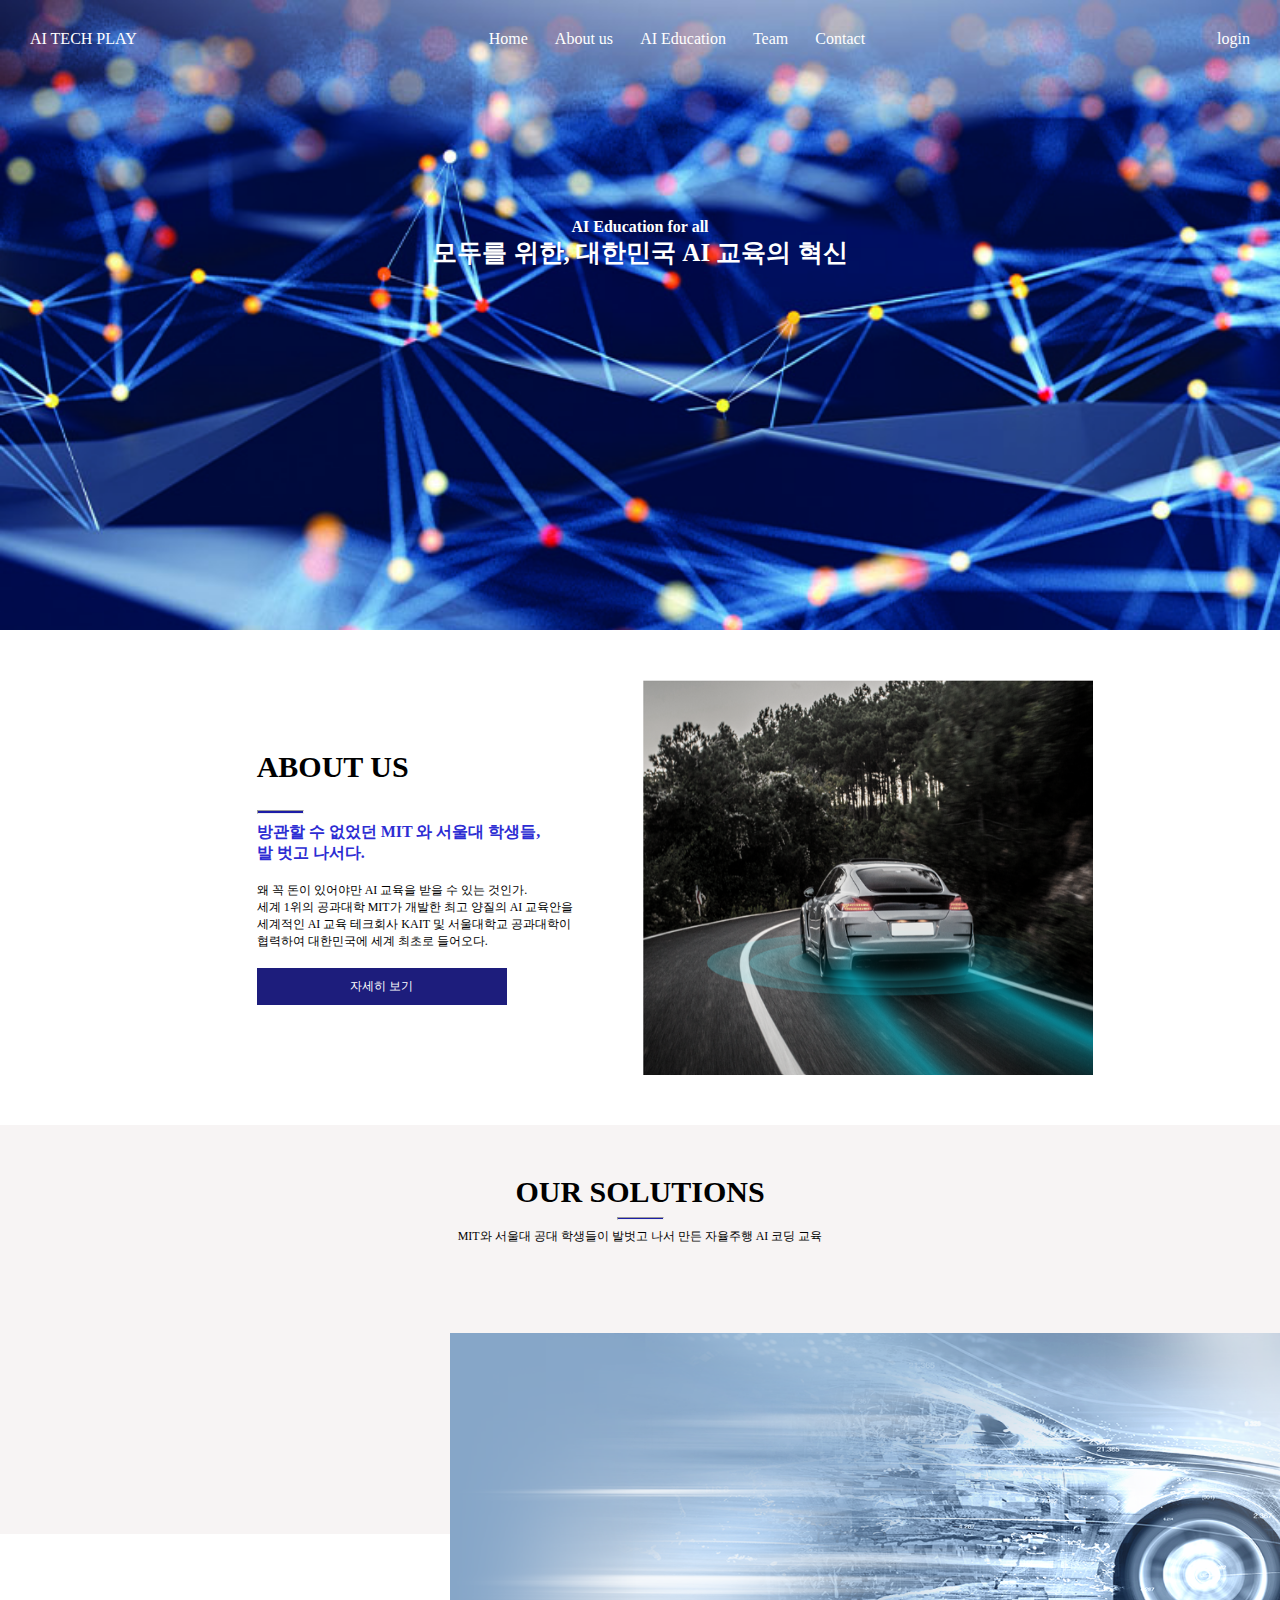
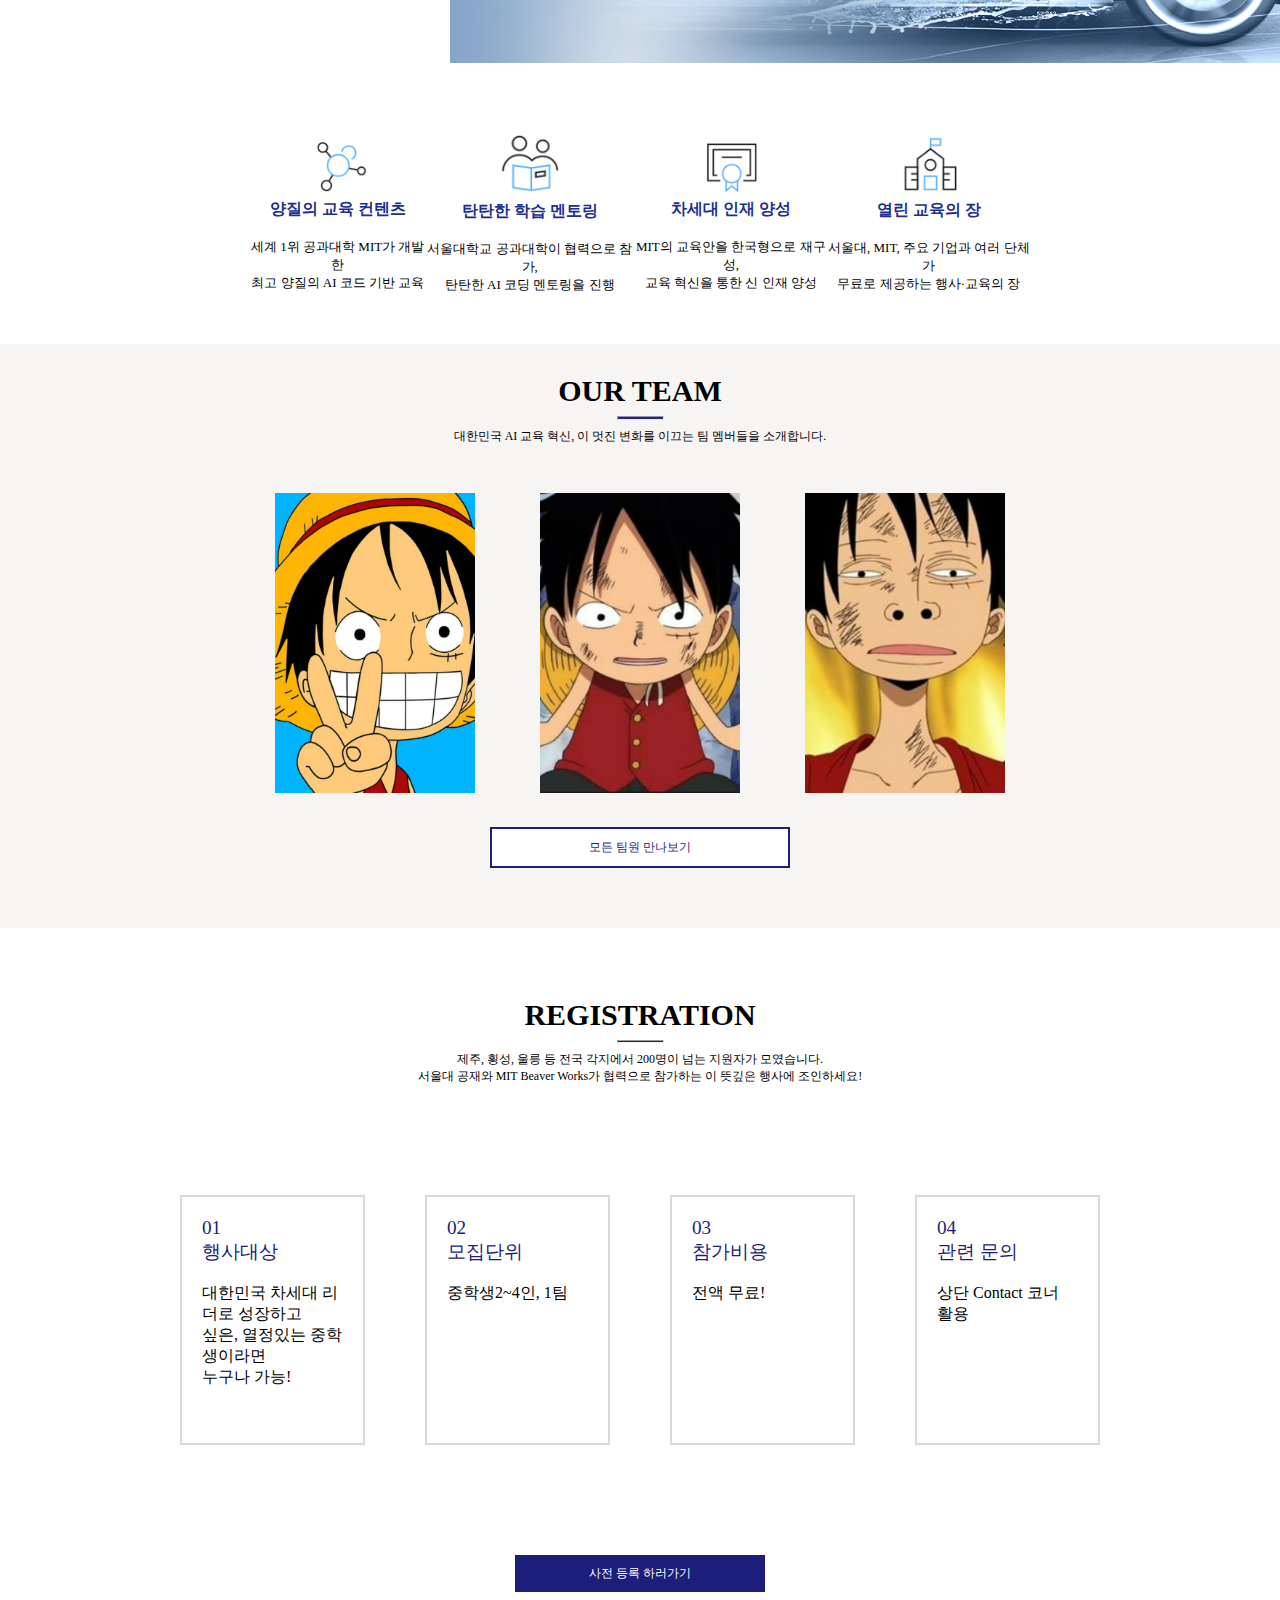
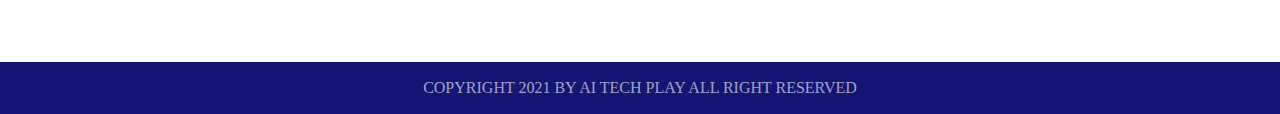
<file: index.html>
<!doctype html>
<html>
    <head>
        <title>AI-TECH PLAY </title>
        <meta charset="utf-8">
    </head>
    <link rel="stylesheet" href="style.css">
    <body>
        <header>
            <div class = "top_head">
                <div>AI TECH PLAY</div> 
                <div class = "list">
                    <div><a href = "1.html">Home</a></div> 
                    <div><a href="1.html">About us</a></div> 
                    <div><a href ="4AIedu.html">AI Education</a></div> 
                    <div><a href="5Team.html">Team</a></div> 
                    <div><a href = "6Contact.html">Contact</a></div>
                </div>
                <div>login</div>
            </div>
            <div class = "top_body">
                <div>AI Education for all</div>
                <div style="font-size: 25px;">모두를 위한, 대한민국 AI 교육의 혁신</div>
            </div>
        </header>
        <main>
            <div class = "main-1-1">
                <div class = "main-1">
                    <div class = "semi-title">ABOUT US </div> <br> <hr align="left" class="hr_style">
                    <div class = "semi-description">
                        방관할 수 없었던 MIT 와 서울대 학생들, 
                        <br>
                        발 벗고 나서다. <br> <br>
                    </div>
                    <div class = "description">
                        왜 꼭 돈이 있어야만 AI 교육을 받을 수 있는 것인가.<br> 
                        세계 1위의 공과대학 MIT가 개발한 최고 양질의 AI 교육안을<br> 세계적인 AI 교육 테크회사 KAIT 및 서울대학교 공과대학이 <br> 협력하여 대한민국에 세계 최초로 들어오다.
                    </div> <br>
                    <button onclick = "location.href ='';" class ="closelook_button"> 자세히 보기</button>
                </div>
                <img src="car.png" width="450px">
            </div>
            <div class = "main-2">
                <div>
                    <div class = "semi-title">OUR SOLUTIONS</div>  <hr class ="hr_style">
                    <div class = "description">MIT와 서울대 공대 학생들이 발벗고 나서 만든 자율주행 AI 코딩 교육</div> <br>
                </div>
                <div style="margin-top:20px ;">
                    <div style="position:absolute; z-index: 1; margin-top: 50px; left: 450px;">
                        <img style = " height: 330px; width: 1100px; " src="main_tcm185-5168312_tcm185-2750236-32.png">
                    </div>
                    <div style="position: absolute; z-index: 2;  left:500px;" >
                        <iframe width="560" height="315" src="https://www.youtube.com/embed/WJrmYiPd9UE" title="YouTube video player" frameborder="0" allow="accelerometer; autoplay; clipboard-write; encrypted-media; gyroscope; picture-in-picture" allowfullscreen></iframe>
                    </div>
                </div>
                <div class="main-2_contents">
                    <div>
                        <img src="1.png">
                        <div class="main-2_contents_title">양질의 교육 컨텐츠</div><br>
                        <div class="main-2_contents_description">세계 1위 공과대학 MIT가 개발한 <br> 최고 양질의 AI 코드 기반 교육</div>
                    </div>
                    <div>
                        <img src="2.png">
                        <div class="main-2_contents_title">탄탄한 학습 멘토링</div> <br> 
                        <div class="main-2_contents_description">서울대학교 공과대학이 협력으로 참가,<br>탄탄한 AI 코딩 멘토링을 진행</div>
                    </div>
                    <div>
                        <img src ="3.png">
                        <div class="main-2_contents_title">차세대 인재 양성</div><br>
                        <div class="main-2_contents_description"> MIT의 교육안을 한국형으로 재구성,  <br>교육 혁신을 통한 신 인재 양성</div>
                    </div>
                    <div>
                        <img src="4.png">
                        <div class="main-2_contents_title">열린 교육의 장</div><br> 
                        <div class="main-2_contents_description">서울대, MIT, 주요 기업과 여러 단체가  <br>무료로 제공하는 행사&#183;교육의 장</div>
                    </div>
                </div>
            
            </div>
            <div class = "main-3">
                <div class = "semi-title">OUR TEAM </div> <hr class ="hr_style">
                <div class = "description">대한민국 AI 교육 혁신, 이 멋진 변화를 이끄는 팀 멤버들을 소개합니다.</div> <br>
                <div class=" member_images">
                    <div class = "member_image1">
                        <img src="루피.png">
                    </div>
                    <div class = "member_image2">
                        <img src ="루피2.png">
                    </div>
                    <div class = "member_image3">
                        <img src ="루피3.png">
                    </div>
                </div>
                <button onclick = "location.href ='5Team.html';" class ="allmember_button"> 모든 팀원 만나보기</button>
            </div>
            <div class = "main-4">
                <div class = "semi-title">REGISTRATION </div> <hr class ="hr_style"> 
                <div class="description">제주, 횡성, 울릉 등 전국 각지에서 200명이 넘는 지원자가 모였습니다. <br> 서울대 공재와 MIT Beaver Works가 협력으로 참가하는 이 뜻깊은 행사에 조인하세요!</div> 
                <div class ="registration_info">
                    <div class ="registration_info1"><div style="color: rgb(29, 29, 124); font-size: larger;">01<br>행사대상</div><br> 대한민국 차세대 리더로 성장하고<br>싶은, 열정있는 중학생이라면<br>누구나 가능!</div>
                    <div class="registration_info2"><div style="color: rgb(29, 29, 124); font-size: larger;">02<br>모집단위</div><br>중학생2~4인, 1팀</div>
                    <div class = "registration_info3"><div style="color: rgb(29, 29, 124); font-size: larger;">03<br>참가비용</div><br>전액 무료!</div>
                    <div class ="registration_info4"><div style="color: rgb(29, 29, 124); font-size: larger;">04<br>관련 문의</div><br>상단 Contact 코너 활용</div>
                </div>
                <button onclick = "location.href ='';" class ="closelook_button" style="margin: auto;"> 사전 등록 하러가기</button>
            </div>
            <div class = "main-5">
                
            </div>
        </main>
        <footer>
            COPYRIGHT 2021 BY AI TECH PLAY ALL RIGHT RESERVED
        </footer>
    </body>
</html>
</file>
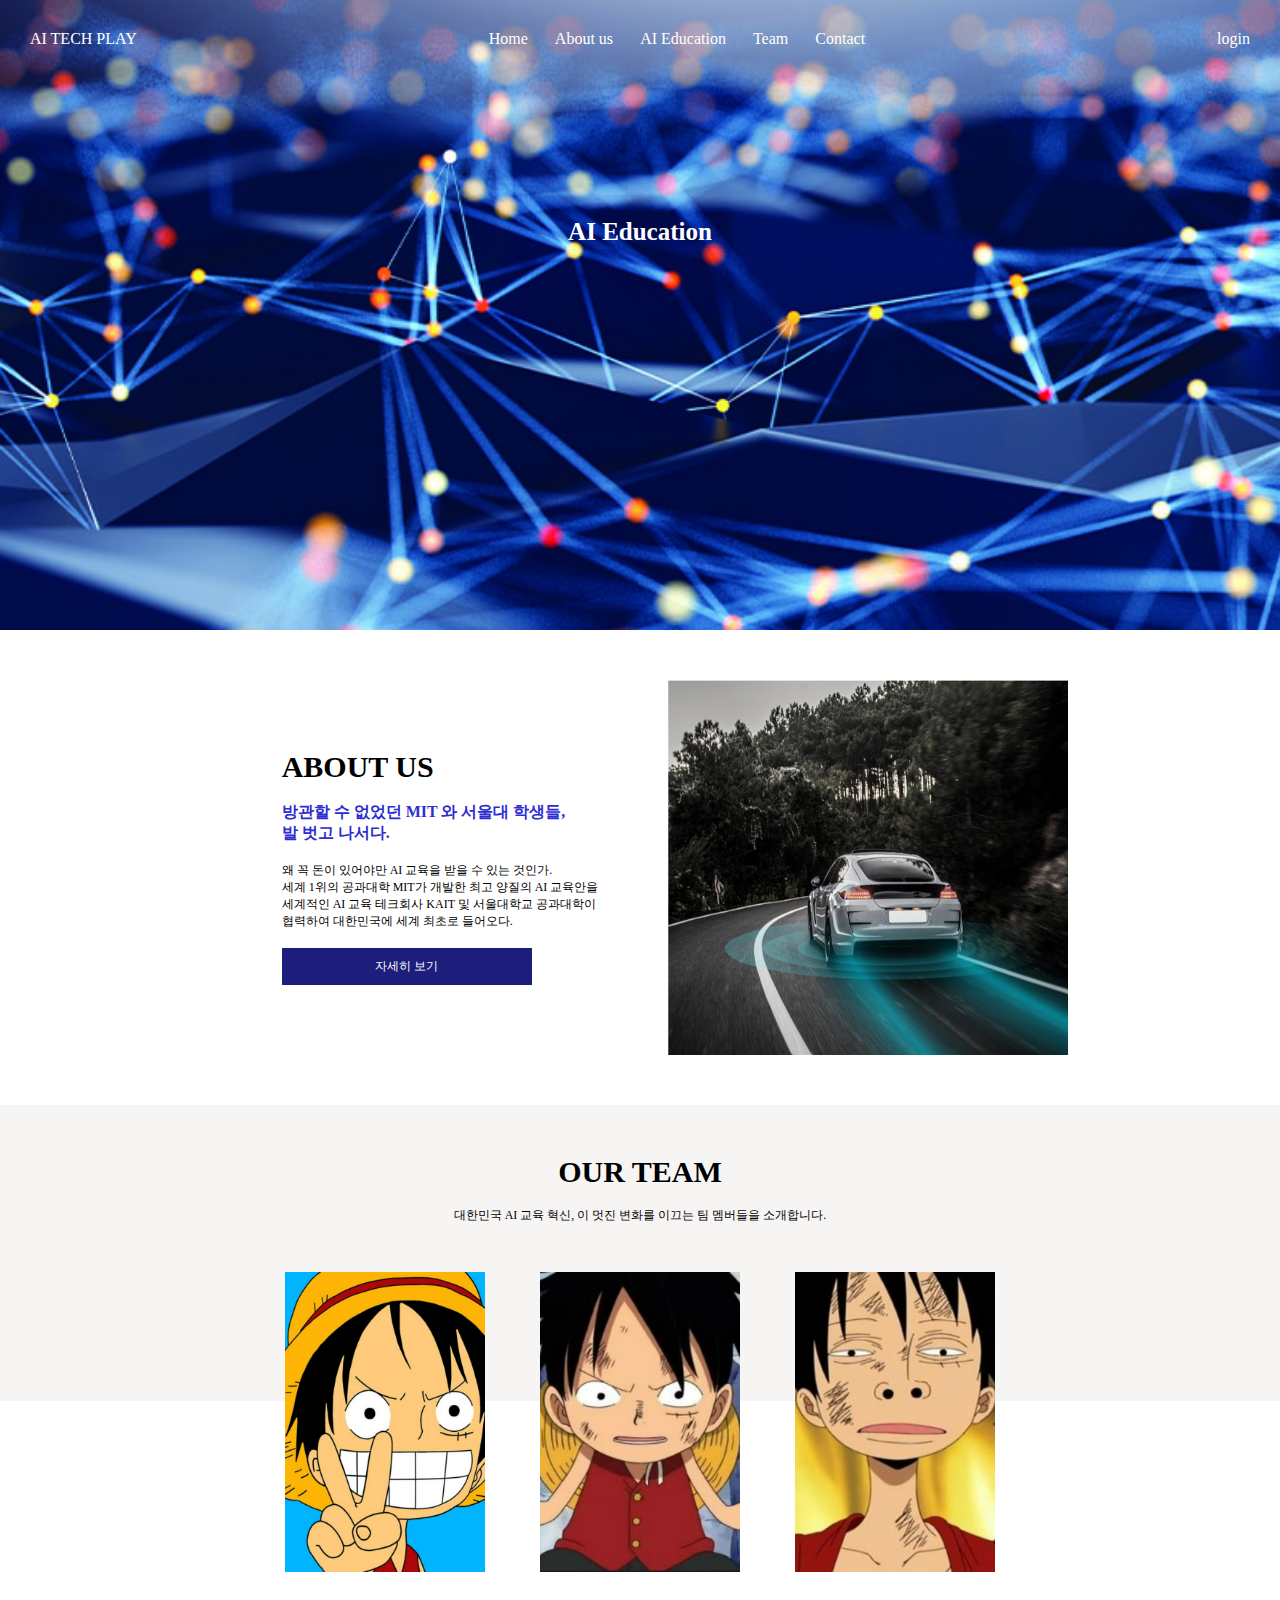
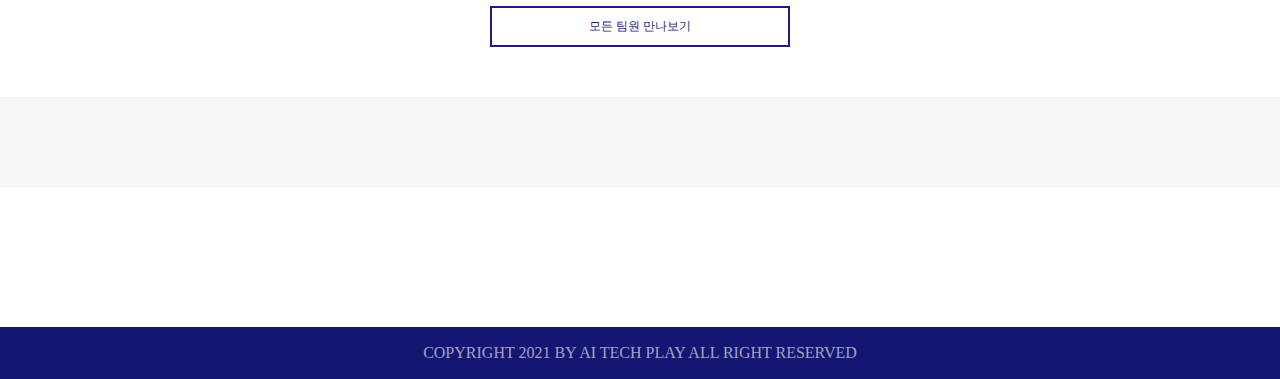
<file: 4AIedu.html>
<!doctype html>
<html>
    <head>
        <title>AI-TECH PLAY </title>
        <meta charset="utf-8">
    </head>
    <link rel="stylesheet" href="style.css">
    <body>
        <header>
            <div class = "top_head">
                <div>AI TECH PLAY</div> 
                <div class = "list">
                    <div><a href = "1.html">Home</a></div> 
                    <div><a href="1.html">About us</a></div> 
                    <div><a href ="4AIedu.html">AI Education</a></div> 
                    <div><a href="5Team.html">Team</a></div> 
                    <div><a href = "6Contact.html">Contact</a></div>
                </div>
                <div>login</div>
            </div>
            <div class = "top_body">
                <div style="font-size: 25px;">AI Education</div>
               
            </div>
        </header>
        <main>
            <div class = "main-1-1">
                <div class = "main-1">
                    <div class = "semi-title">ABOUT US </div> <br>
                    <div class = "semi-description">
                        방관할 수 없었던 MIT 와 서울대 학생들, 
                        <br>
                        발 벗고 나서다. <br> <br>
                    </div>
                    <div class = "description">
                        왜 꼭 돈이 있어야만 AI 교육을 받을 수 있는 것인가.<br> 
                        세계 1위의 공과대학 MIT가 개발한 최고 양질의 AI 교육안을<br> 세계적인 AI 교육 테크회사 KAIT 및 서울대학교 공과대학이 <br> 협력하여 대한민국에 세계 최초로 들어오다.
                    </div> <br>
                    <button onclick = "location.href ='';" class ="closelook_button"> 자세히 보기</button>
                </div>
                <img src="car.png" width="400px">
            </div>
            <div class = "main-2">
                <div class = "semi-title">OUR TEAM </div> <br>
                <div class = "description">대한민국 AI 교육 혁신, 이 멋진 변화를 이끄는 팀 멤버들을 소개합니다.</div> <br>
                <div class=" member_images">
                    <div class = "member_image1">
                        <img src="루피.png">
                    </div>
                    <div class = "member_image2">
                        <img src ="루피2.png">
                    </div>
                    <div class = "member_image3">
                        <img src ="루피3.png">
                    </div>
                </div>
                <button onclick = "location.href ='';" class ="allmember_button"> 모든 팀원 만나보기</button>
            </div>
            <div class = "main-3">
                
            </div>
            <div class = "main-4">
                
            </div>
            <div class = "main-5">
                
            </div>
        </main>
        <footer>
            COPYRIGHT 2021 BY AI TECH PLAY ALL RIGHT RESERVED
        </footer>
    </body>
</html>
</file>
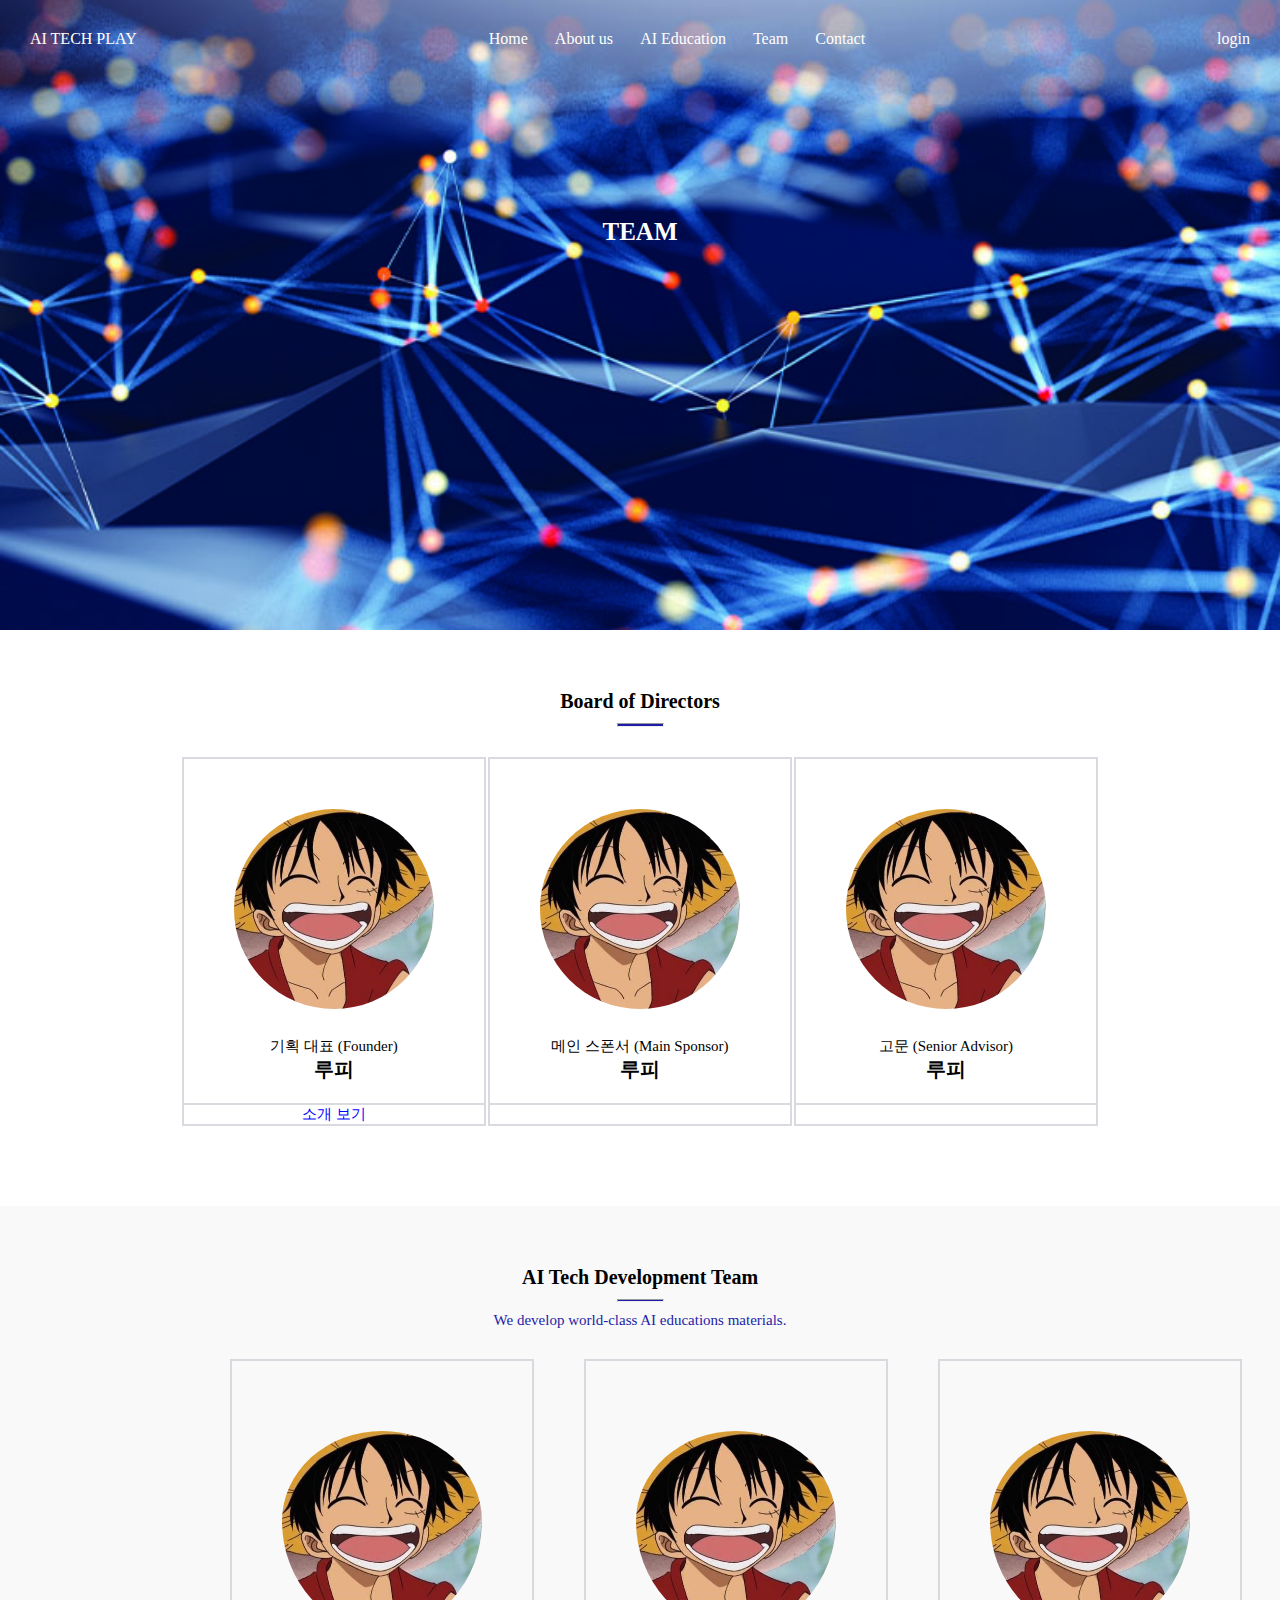
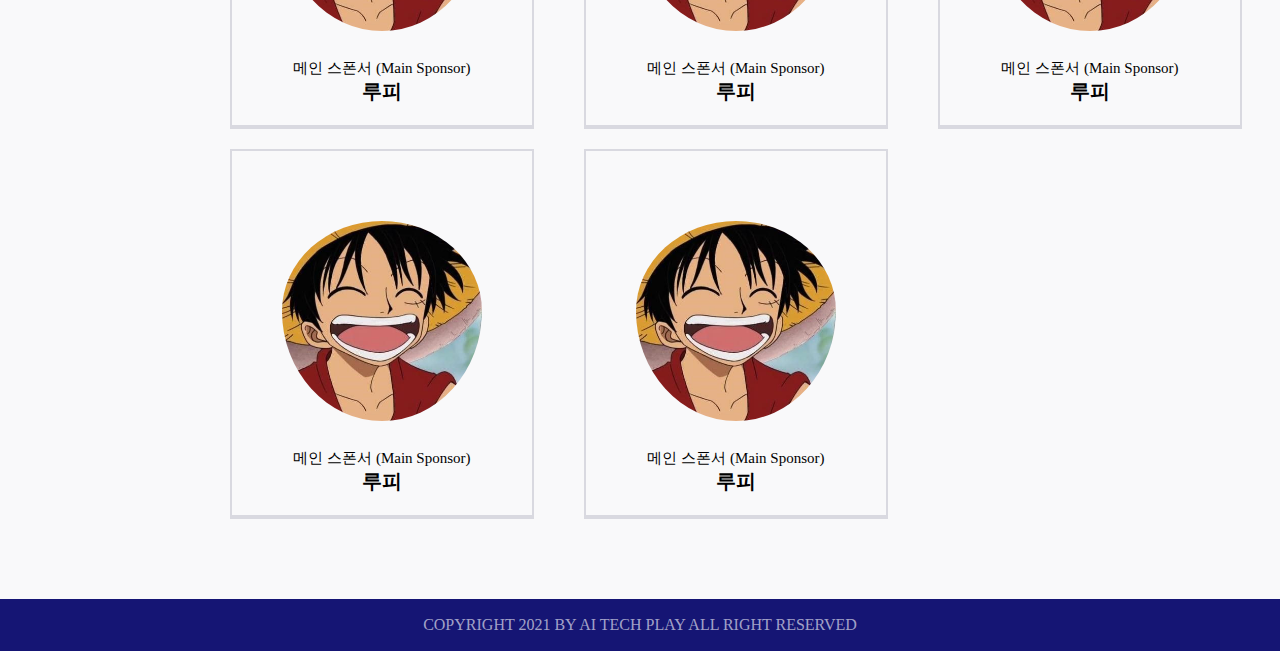
<file: 5Team.html>
<!doctype html>
<html>
    <head>
        <title>AI-TECH PLAY </title>
        <meta charset="utf-8">
    </head>
    <link rel="stylesheet" href="style.css">
    <body>
        <header>
            <div class = "top_head">
                <div>AI TECH PLAY</div> 
                <div class = "list">
                    <div><a href = "1.html">Home</a></div> 
                    <div><a href="1.html">About us</a></div> 
                    <div><a href ="4AIedu.html">AI Education</a></div> 
                    <div><a href="5Team.html">Team</a></div> 
                    <div><a href = "6Contact.html">Contact</a></div>
                </div>
                <div>login</div>
            </div>
            <div class = "top_body">
                <div style="font-size: 25px;">TEAM</div>
            </div>
        </header>
        <main>
            <div class="team_main">
                <div class = "team_main-1">
                    <div>Board of Directors</div> 
                    <hr class="hr_style">
                    <div class="BoardofDirectors__images">
                        <div class = "imageboxes">
                            <div style="    padding:50px 50px 20px 50px;
                            border-bottom: solid rgb(217, 217, 224) 2px;">
                                <img src="루피루피.jpeg">  <br><br>
                                <div style="font-size: 15px; font-weight: lighter;">기획 대표 (Founder)</div>  루피 <br>
                           </div>
                            <script language='JavaScript' type='text/javascript'> 
                                function layer_toggle(obj) { 
                                    if (obj.style.display=='none') obj.style.display = 'block'; 
                                    else if (obj.style.display=='block') obj.style.display = 'none'; } 
                            </script> 
                            <div id="A" style="display: block;"> 
                                <a onclick="layer_toggle(document.getElementById('A')); layer_toggle(document.getElementById('B')); return false;" href="#"><div style="color:blue; font-weight: 300; font-size: 15px;">소개 보기</div></a> 
                            </div> 
                            <div id="B" style="display: none;"> 
                                <a onclick="layer_toggle(document.getElementById('A')); layer_toggle(document.getElementById('B')); return false;" href="#"> <div style="font-weight: 300; font-size: 12px;"><br>서울대 기계공학과 수석 졸업 <br> MIT 기계공학과 현 박사 과정 <br> AI 기반 교육 솔루션 회사 KAIT 재단 고문 <br> <br> "진짜 교육은 무엇일까요? <br> 나홀로 하는 책상 공부의 시대는 끝났습니다. <br> 사람을 모으고, 팀웍하시고, 경험하세요! "</div> <br> <div style="color:blue; font-weight: 300;font-size: 15px;">소개 접기</div></a> 
                                <span style = "line-height:50%"></span>
                                
                            </div>
                        </div>
                        <div class = "imageboxes">
                            <div  style="    padding:50px 50px 20px 50px;
                            border-bottom: solid rgb(217, 217, 224) 2px;">
                                <img src ="루피루피.jpeg"> <br><br>
                                <div style="font-size: 15px; font-weight: lighter;">메인 스폰서 (Main Sponsor)</div>  루피
                            </div>
                        </div>
                        <div class = "imageboxes">
                            <div style="    padding:50px 50px 20px 50px;
                            border-bottom: solid rgb(217, 217, 224) 2px;">
                                <img src ="루피루피.jpeg">  <br><br>
                                <div style="font-size: 15px; font-weight: lighter;">고문 (Senior Advisor) </div> 루피
                            </div>
                        </div>
                    </div>
                </div>
                <div class = "team_main-2">
                    <div>AI Tech Development Team </div>
                    <hr class="hr_style">  
                    <div style="color:rgb(29, 29, 167); font-size: 15px; font-weight: lighter;">We develop world-class AI educations materials.</div>
                    <div class="AITechDevelopment__images">
                        <div class = "imageboxes">
                            <div  style="    padding:50px 50px 20px 50px;
                            border-bottom: solid rgb(217, 217, 224) 2px;">
                                <img src ="루피루피.jpeg"> <br><br>
                                <div style="font-size: 15px; font-weight: lighter;">메인 스폰서 (Main Sponsor)</div>  루피
                            </div>                        
                        </div>
                        <div class = "imageboxes">
                            <div  style="    padding:50px 50px 20px 50px;
                            border-bottom: solid rgb(217, 217, 224) 2px;">
                                <img src ="루피루피.jpeg"> <br><br>
                                <div style="font-size: 15px; font-weight: lighter;">메인 스폰서 (Main Sponsor)</div>  루피
                            </div>                        
                        </div>
                        <div class = "imageboxes">
                            <div  style="    padding:50px 50px 20px 50px;
                            border-bottom: solid rgb(217, 217, 224) 2px;">
                                <img src ="루피루피.jpeg"> <br><br>
                                <div style="font-size: 15px; font-weight: lighter;">메인 스폰서 (Main Sponsor)</div>  루피
                            </div>                        
                        </div>
                        <div class = "imageboxes">
                            <div  style="    padding:50px 50px 20px 50px;
                            border-bottom: solid rgb(217, 217, 224) 2px;">
                                <img src ="루피루피.jpeg"> <br><br>
                                <div style="font-size: 15px; font-weight: lighter;">메인 스폰서 (Main Sponsor)</div>  루피
                            </div>                        
                        </div>
                        <div class = "imageboxes">
                            <div  style="    padding:50px 50px 20px 50px;
                            border-bottom: solid rgb(217, 217, 224) 2px;">
                                <img src ="루피루피.jpeg"> <br><br>
                                <div style="font-size: 15px; font-weight: lighter;">메인 스폰서 (Main Sponsor)</div>  루피
                            </div>                        
                        </div>
                    </div>
                </div>
                <!--<div class = "team_main-3">
                    <div>Execution Team</div>
                </div>
                <div class = "team_main-4">
                    <div> Outreach Team</div>
                </div>
                <div class = "team_main-5">
                    <div> AI Coding Mentoring Team</div>
                </div>-->
            </div>
        </main>
        <footer>
            COPYRIGHT 2021 BY AI TECH PLAY ALL RIGHT RESERVED
        </footer>
    </body>
</html>
</file>
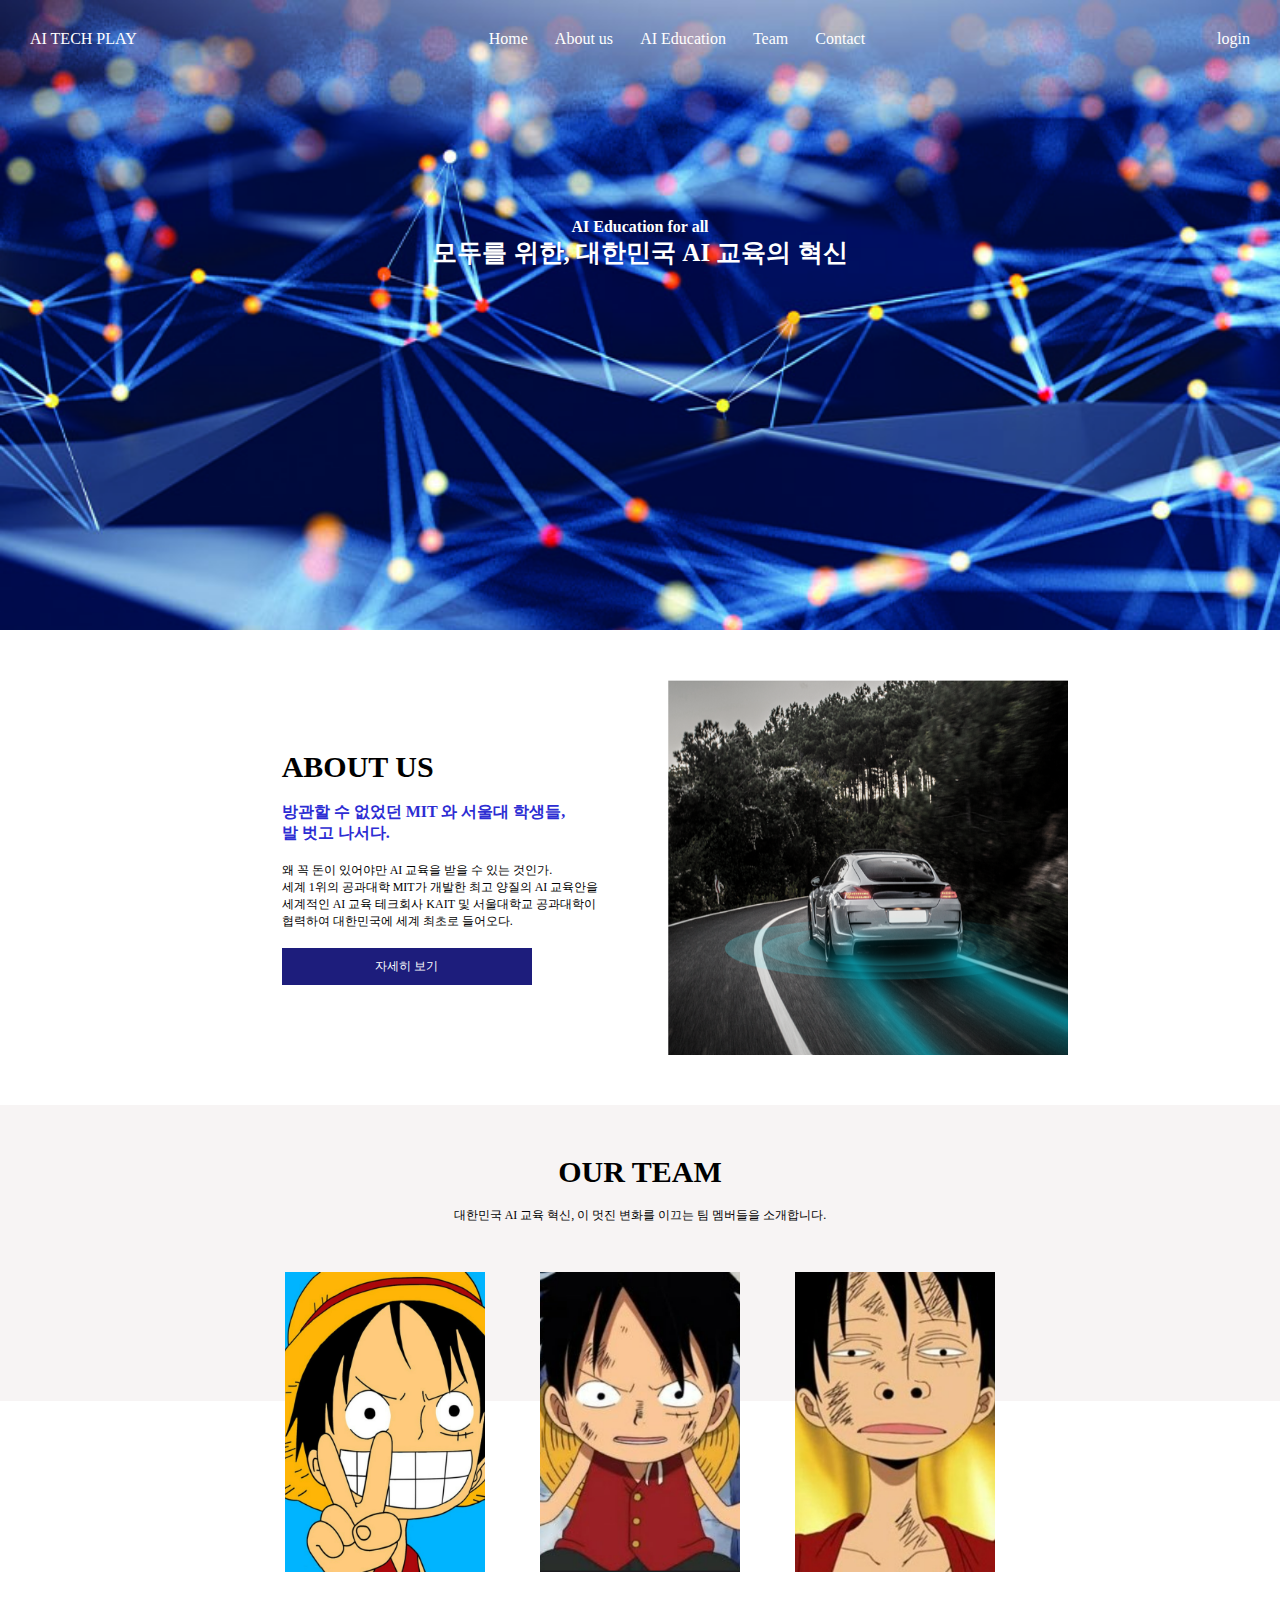
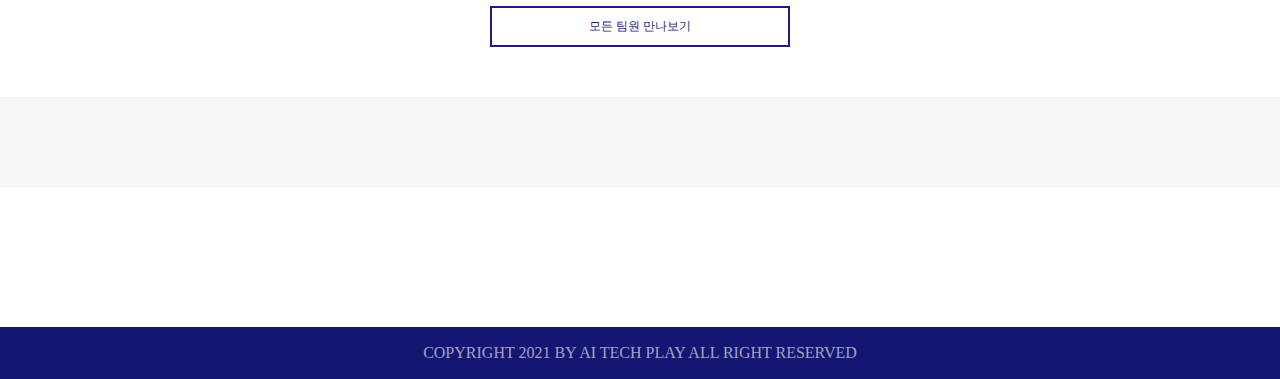
<file: 6Contact.html>
<!doctype html>
<html>
    <head>
        <title>AI-TECH PLAY </title>
        <meta charset="utf-8">
    </head>
    <link rel="stylesheet" href="style.css">
    <body>
        <header>
            <div class = "top_head">
                <div>AI TECH PLAY</div> 
                <div class = "list">
                    <div><a href = "1.html">Home</a></div> 
                    <div><a href="1.html">About us</a></div> 
                    <div><a href ="4AIedu.html">AI Education</a></div> 
                    <div><a href="5Team.html">Team</a></div> 
                    <div><a href = "6Contact.html">Contact</a></div>
                </div>
                <div>login</div>
            </div>
            <div class = "top_body">
                <div>AI Education for all</div>
                <div style="font-size: 25px;">모두를 위한, 대한민국 AI 교육의 혁신</div>
            </div>
        </header>
        <main>
            <div class = "main-1-1">
                <div class = "main-1">
                    <div class = "semi-title">ABOUT US </div> <br>
                    <div class = "semi-description">
                        방관할 수 없었던 MIT 와 서울대 학생들, 
                        <br>
                        발 벗고 나서다. <br> <br>
                    </div>
                    <div class = "description">
                        왜 꼭 돈이 있어야만 AI 교육을 받을 수 있는 것인가.<br> 
                        세계 1위의 공과대학 MIT가 개발한 최고 양질의 AI 교육안을<br> 세계적인 AI 교육 테크회사 KAIT 및 서울대학교 공과대학이 <br> 협력하여 대한민국에 세계 최초로 들어오다.
                    </div> <br>
                    <button onclick = "location.href ='';" class ="closelook_button"> 자세히 보기</button>
                </div>
                <img src="car.png" width="400px">
            </div>
            <div class = "main-2">
                <div class = "semi-title">OUR TEAM </div> <br>
                <div class = "description">대한민국 AI 교육 혁신, 이 멋진 변화를 이끄는 팀 멤버들을 소개합니다.</div> <br>
                <div class=" member_images">
                    <div class = "member_image1">
                        <img src="루피.png">
                    </div>
                    <div class = "member_image2">
                        <img src ="루피2.png">
                    </div>
                    <div class = "member_image3">
                        <img src ="루피3.png">
                    </div>
                </div>
                <button onclick = "location.href ='';" class ="allmember_button"> 모든 팀원 만나보기</button>
            </div>
            <div class = "main-3">
                
            </div>
            <div class = "main-4">
                
            </div>
            <div class = "main-5">
                
            </div>
        </main>
        <footer>
            COPYRIGHT 2021 BY AI TECH PLAY ALL RIGHT RESERVED
        </footer>
    </body>
</html>
</file>
<file: style.css>
body{ margin: 0;
}
header{
    background-image: url("back.jpg") ;
    height: 70vh;
    background-repeat : no-repeat;
    background-size : cover;
    text-align: center;
    color:white;

}
.top_head {
    display:flex;
    flex-direction: row;
    justify-content: space-between;
    padding:30px
}
.top_body {
    padding: 140px;
    font-weight: 600;
}
.list{ display: flex;
        flex-direction: row;
        justify-content: space-evenly;
        flex-grow: 0.2;
}

header{
    color: white;
}
header a{
    color: white;
}
a{
    text-decoration: none;
}
.main-1-1{
    display: flex;
    flex-direction: row;
    justify-content: center;
    margin:50px;
}
.main-1 {
    display: flex;
    flex-direction: column;
    margin:70px;

}
.semi-title{
    font-size: 30px;
    font-weight: 800;
}
.semi-description{
    color:rgb(45, 45, 211);
    font-weight: 700;
}
.description{
    font-size: 12px;
}
.closelook_button {
    font-size:12px;
    width: 250px;
    padding: 10px 50px 10px 50px; 
    color:white;
    background-color: rgb(29, 29, 124);
    border: none;
}
.main-2{
    background: linear-gradient(rgb(247, 244, 244) 50%, #ffffff 50%);

    padding-left: 220px;
    padding-right: 220px;
    text-align: center;
    display: flex;
    flex-direction: column; 
    padding:50px; 
}
.main-2_contents{
    margin-top: 450px;
    display: flex;
    flex-direction:row;
    justify-content: space-evenly;
    padding-left: 200px;
    padding-right: 200px;
}
.main-2_contents_title{
    font-weight: 600;
    font-size: 16px;
    color:rgb(29, 47, 146);
}
.main-2_contents_description{
    font-size: 13px;
    font-weight:500;
}

.main-2_contents img{
    width:70px; height:auto;
}
.main-3 {
    background-color:rgb(247, 244, 244);
    padding: 30px 30px 60px 30px;
    text-align: center;
    display: flex;
    flex-direction: column;  
}
.member_images img {
    width : 200px;
    height : 300px;
    object-fit: cover;
}
.member_images{
    display: flex;
    flex-direction: row;
    justify-content: space-evenly;
    flex-grow: 0;
    padding: 0 150px 0 150px;
    margin: 30px;
}
.allmember_button{
    margin: auto;
    font-size:12px;
    width: 250px;
    padding: 10px 50px 10px 50px; 
    background-color: white;
    border: solid rgb(29, 29, 124) 2px;
    width: 300px;
    color: rgb(29, 29, 124);

}

.main-4 {
    display: flex;
    flex-direction: column;
    margin:70px;
    text-align: center;

}
.registration_info{
    display: flex;
    flex-direction: row;
    justify-content: space-evenly;
    padding: 80px;
}
.registration_info1, .registration_info2, .registration_info3, .registration_info4{
    border: solid 2px rgb(217, 217, 224);
    padding: 20px;
    text-align: left;
    box-sizing: border-box;
    width: 30%;
    height: 250px;
    margin: 30px;
}
footer {
    text-align: center;
    background-color: rgb(21, 21, 116);
    margin:0;
    padding: 17px;
    color: rgba(255, 255, 255, 0.616);
}

.team_main{
    text-align: center;
    font-weight: 700;
    font-size: 20px;
}
.team_main-1 {
    margin: 0;
    padding-top: 60px;
    padding-bottom: 50px;
}
.BoardofDirectors__images {
    display: flex;
    flex-direction: row;
    justify-content: space-evenly;
    flex-grow: 0;
    padding: 0 150px 0 150px;
    margin: 30px;
    
}
.BoardofDirectors__images img{
    width : 200px;
    height : 200px;
    border-radius: 100%;
    overflow: hidden;
}
.imageboxes {
    border: solid rgb(217, 217, 224) 2px;
}
.imageboxes a{
    color:black;
}

.team_main-2 {
    background-color: rgb(249, 249, 250);
    padding-top: 60px;
    padding-bottom: 50px;

}

.AITechDevelopment__images{
    display: grid;
    grid-template-columns: 1fr 1fr 1fr ;
    grid-template-rows:1fr 1fr ;
    padding: 0 200px 0 200px;
    margin: 30px;
    row-gap: 20px;
    column-gap: 50px;
}

.AITechDevelopment__images img{
    width : 200px;
    height : 200px;
    border-radius: 100%;
    overflow: hidden;
    padding-top : 20px ;

}


.hr_style{
    
    width:45px;
    height:1.5px ; 
    background-color: rgb(29, 29, 167);
}
</file>
